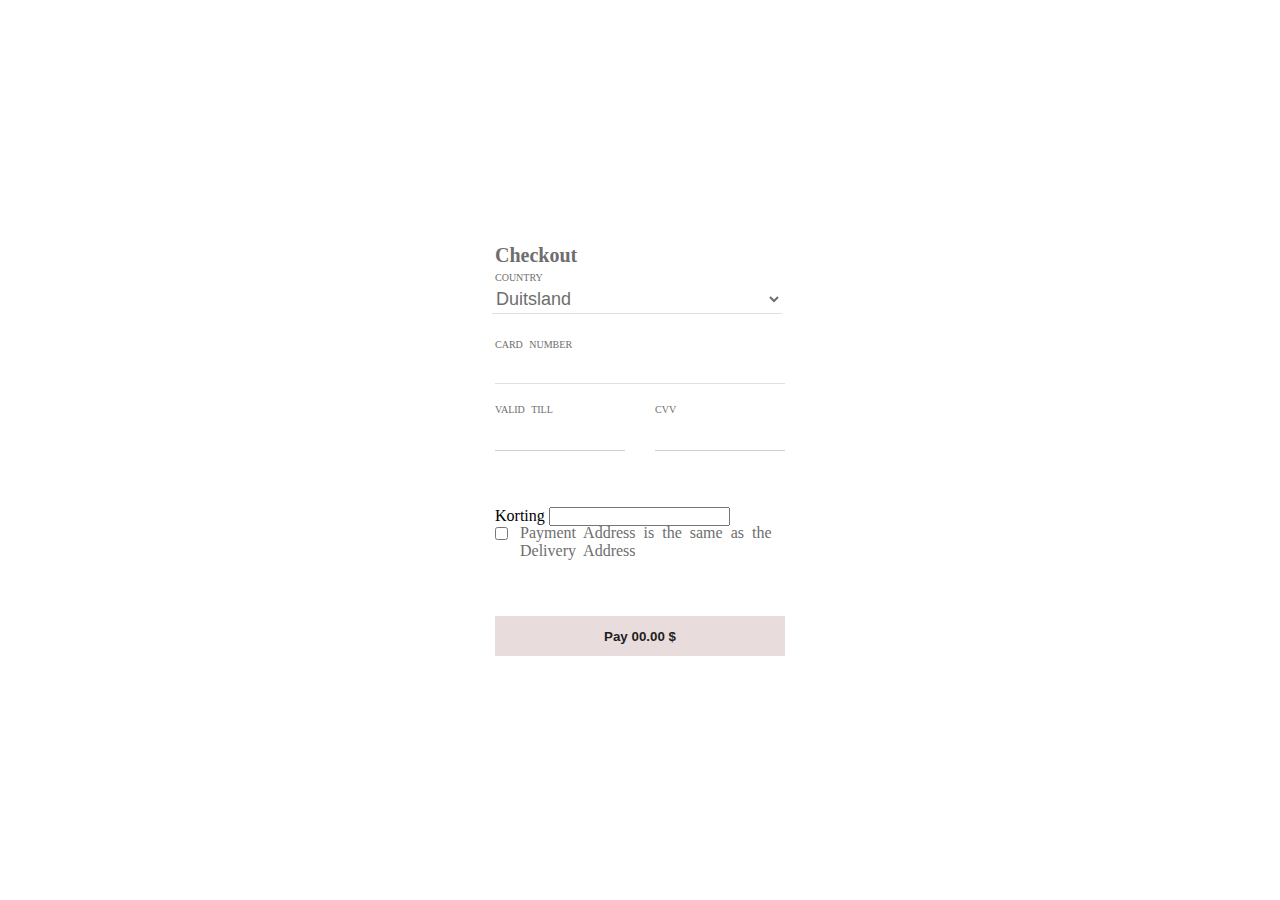
<file: betaalsysteem.html>
<!DOCTYPE html>
<html lang="en" > </html>
<head>
    <meta charset="UTF-8">
    <meta http-equiv="X-UA-Compatible" content="IE=edge">
    <meta name="viewport" content="een betaalsysteem, initial-scale=1.0">
    <link rel="stylesheet" href="betaalsysteem.css">

    <title>betaalsysteem</title>
</head>
<body>
<div class="container">
    <h6>Checkout</h6>

    <form action="/">
        <label for="country">Country
            <select name="country" id="country">
                <option value="Duitsland">Duitsland</option>
                <option value="Engeland">England</option>
                <option value="Nederland">Nederland</option>

            </select>
        </label>
        <label for="cardno">Card Number
            <input type="text" name="cardno" id="cardno" maxlength="19" onkeypress="cardspace()"/>
        </label>
        <div class="float">
            <label for="validtill">Valid till
                <input type="text" name="validtill" id="validtill" maxlength="7" onkeypress="addSlashes()"/>
            </label>
            <label for="cvv">Cvv
                <input type="text" name="cvv" id="cvv" maxlength="3"/>
            </label></div>
        </label>
        <div class="sale">Korting
            <input type="text" name="sale" id="sale" maxlength="19" onkeypress="cardspace()"/>
            </label></div>
        <label for="checkbox">
            <input type="checkbox" name="checkbox" id="checkbox"/>
            <p>Payment Address is the same as the Delivery Address</p></label>
        <button>Pay 00.00 $</button>
    </form>
</div> <script src="betaalsysteem.js"></script>
</body>
</html>
</file>
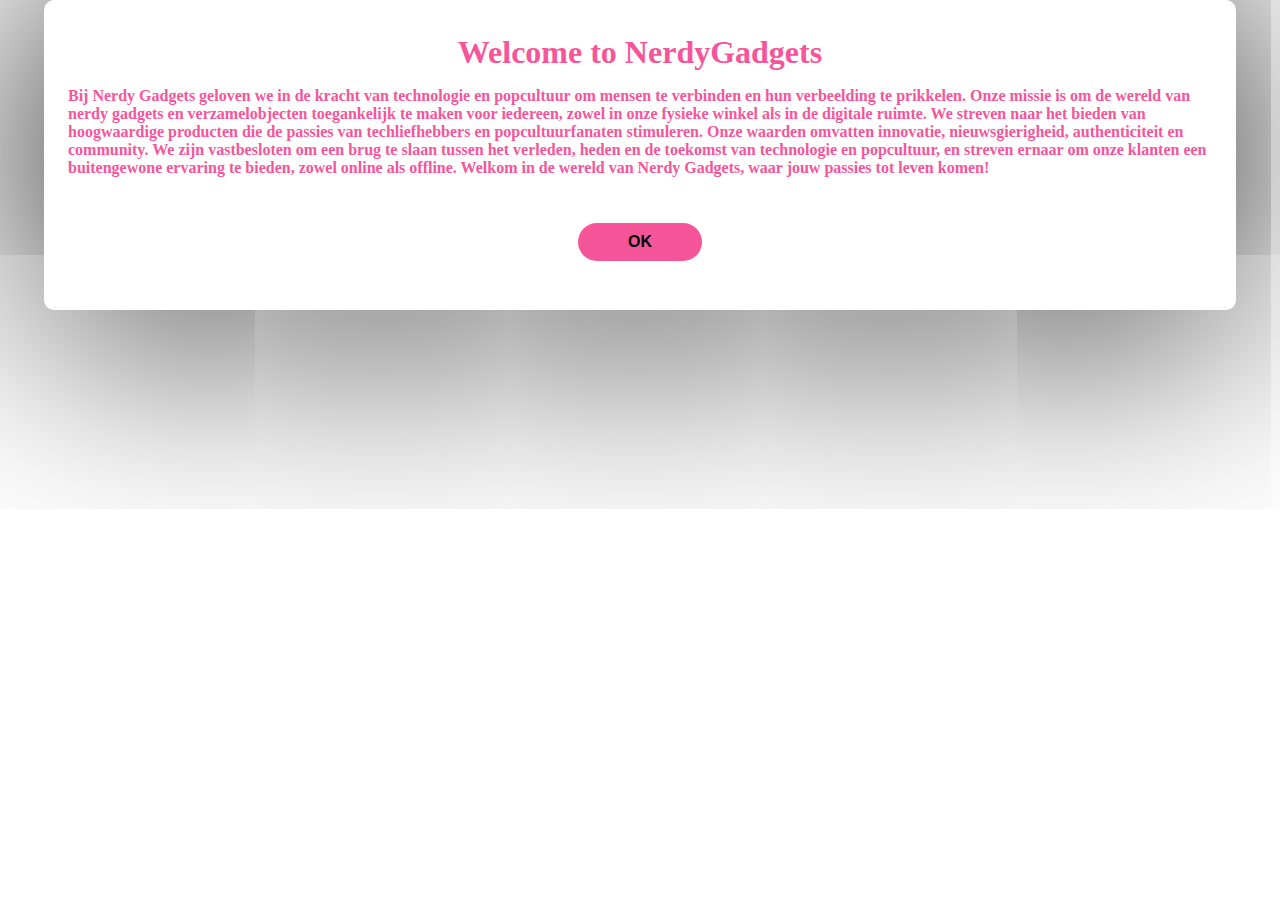
<file: popup.html>
<!DOCTYPE html>
<html lang="en">
<head>
    <meta charset="UTF-8">
    <title>Popup</title>
  <link rel="stylesheet" href="popup.css">
    <script src="popup.js" defer></script>
</head>
<body>
  <div class="pop-up display" id="popUp">
    <h1>Welcome to NerdyGadgets</h1>
    <p>Bij Nerdy Gadgets geloven we in de kracht van technologie en popcultuur om mensen te verbinden en hun verbeelding te prikkelen. Onze missie is om de wereld van nerdy gadgets en verzamelobjecten toegankelijk te maken voor iedereen, zowel in onze fysieke winkel als in de digitale ruimte. We streven naar het bieden van hoogwaardige producten die de passies van techliefhebbers en popcultuurfanaten stimuleren. Onze waarden omvatten innovatie, nieuwsgierigheid, authenticiteit en community. We zijn vastbesloten om een brug te slaan tussen het verleden, heden en de toekomst van technologie en popcultuur, en streven ernaar om onze klanten een buitengewone ervaring te bieden, zowel online als offline. Welkom in de wereld van Nerdy Gadgets, waar jouw passies tot leven komen!</p>
    <button class="pop-weg" onclick="displayPopup()">OK</button>
  </div>
</body>
</html>
</file>
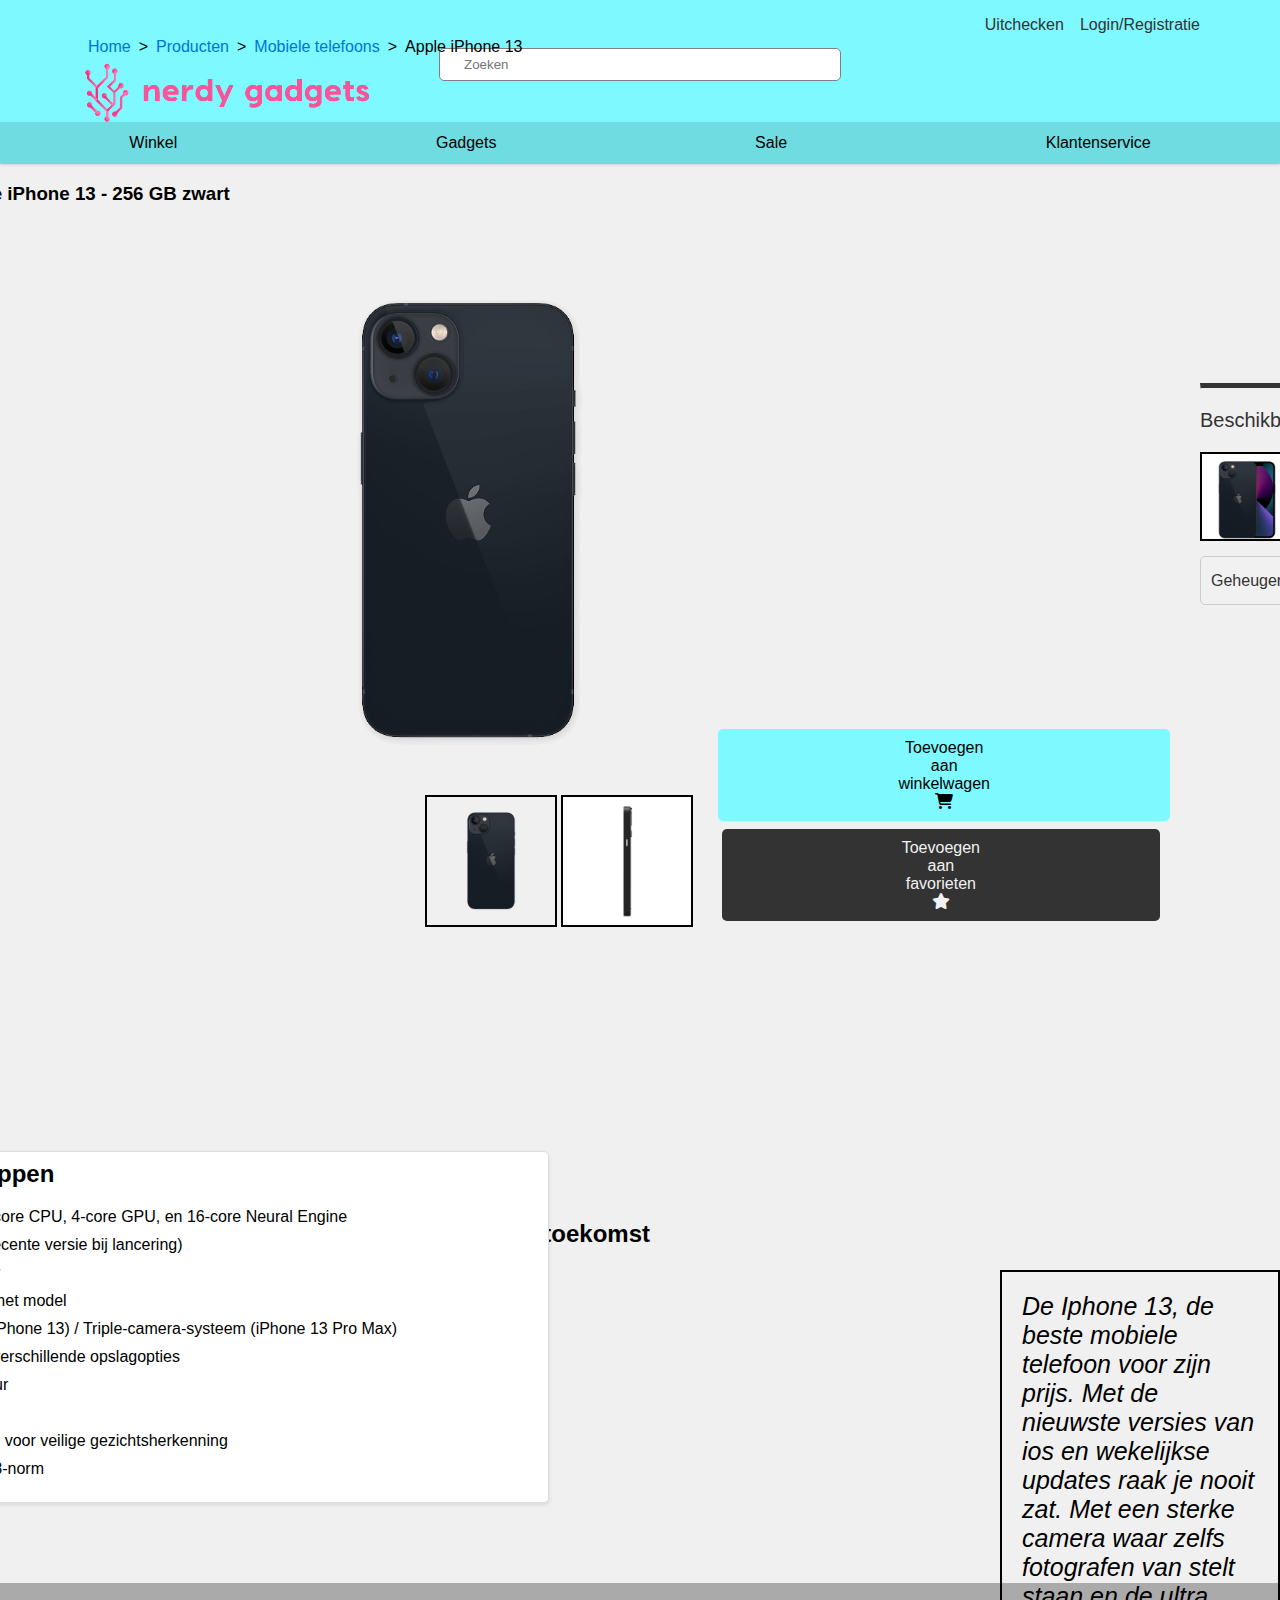
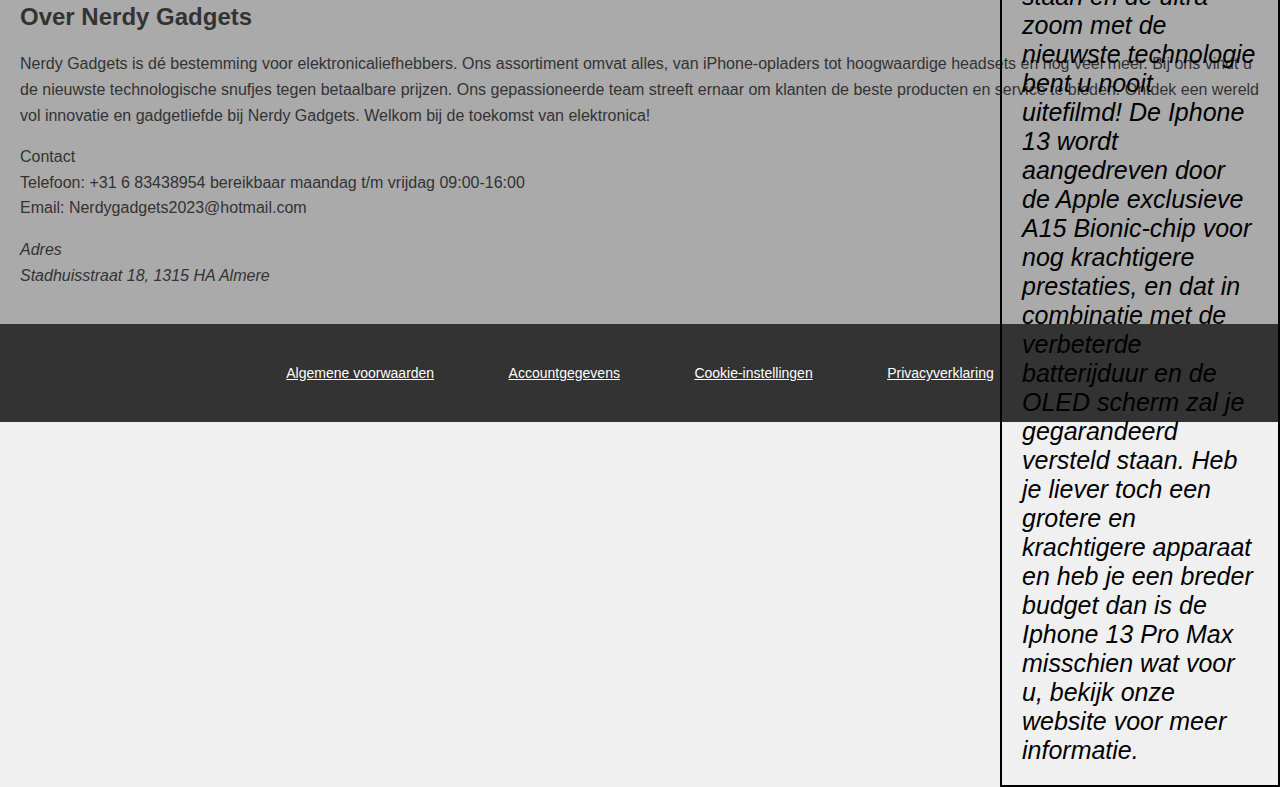
<file: productpag.html>
<!DOCTYPE html>
<html lang="en">
<head>
    <meta charset="UTF-8">
    <title>KBS - iPhone 13</title>
    <link rel="stylesheet" href="https://unicons.iconscout.com/release/v4.0.8/css/line.css">
    <link rel="stylesheet" href="./css/productpag.css" />
    <link rel="stylesheet" href="https://cdnjs.cloudflare.com/ajax/libs/font-awesome/6.2.1/css/all.min.css">
    <script src="js/imageenlarger.js"></script>

</head>
<body>
<header class="top-header">
    <div class="Upper-Section">
        <div class="headerContainer">
            <div class="loginButtons">
                <a href="./uitchecken">Uitchecken</a>
                <a href="./login">Login/Registratie</a>
            </div>
            <div class="breadcrumbs">
                <a href="/">Home</a> &gt;
                <a href="/producten">Producten</a> &gt;
                <a href="/telefoons">Mobiele telefoons</a> &gt;
                <span class="current-page">Apple iPhone 13</span>
            </div>
        </div>
    </div>
    <div class="Lower-Section">
        <a href="jouw-startpagina.html">
            <img class="homepage-Logo" src="img/Logo-NerdyGadgets.png" alt="Logo">
        </a>
        <div class="searchbarContainer">
            <span class="searchbar">
                <i class="uil uil-search"></i>
                <input id="searchbar" type="text" placeholder="Zoeken">
            </span>
        </div>
    </div>
</header>

<header class="product-info-header">
    <nav class="nav-section1">
        <a href="./winkel">Winkel</a>
        <a href="./gadgets">Gadgets</a>
        <a href="./sale">Sale</a>
        <a href="./klantenservice">Klantenservice</a>
    </nav>
    <div class="product-title">
        <h3>Apple iPhone 13 - 256 GB zwart</h3>
    </div>
    <div class="product-images">
        <img src="foto's/iiPhone-13-Zwart-Middernacht-Achterkant-mobisite.png" alt="iPhone 13" id="vergrotefoto">
    </div>
    <div class="right-product">
        <div class="product-price">
            €606,-
        </div>
        <div class="lijn">
        <hr width="100%">
        </div>
        <p>Beschikbare kleuren</p>
        <div class="product-images-colour">
            <img src="foto's/refurb-iphone-13-midnight-2023.jpeg" alt="Zwart" id="midnight1">
            <img src="foto's/refurb-iphone-13-pro-green-2023.jpeg" alt="iPhone 13 Groen" id="groen1">
            <img src="foto's/refurb-iphone-13-starlight-2023.jpeg" alt="starlight" id="starlight1">
            <img src="foto's/refurb-iphone-13-blue-2023.jpeg" alt="blauw" id="blauw1">
        </div>
        <div class="memory-selection">
            <label for="memory">Geheugen:</label>
            <select id="memory" name="memory">
                <option value="128">128&nbsp;GB</option>
                <option value="256">256&nbsp;GB</option>
            </select>
        </div>
        <button class="winkel-wagen-button">Toevoegen aan winkelwagen <i class="fas fa-shopping-cart"></i></button>
        <button class="favorieten-button">Toevoegen aan favorieten <i class="fas fa-star"></i></button>
    </div>
    <div class="product-images-small">
        <img src="foto's/iiPhone-13-Zwart-Middernacht-Achterkant-mobisite.png" alt="Achterkant">
        <img src="foto's/63743pg_iphone13promax_slimshell_clearblack_02_2_1.jpg" alt="Zijkant">
    </div>

    <h2 class="product-naam">De Iphone, de toekomst</h2>
    <div class="product-discription">
        De Iphone 13, de beste mobiele telefoon voor zijn prijs. Met de nieuwste versies van ios en wekelijkse updates raak je nooit zat.
        Met een sterke camera waar zelfs fotografen van stelt staan en de ultra zoom met de nieuwste technologie bent u nooit uitefilmd!
        De Iphone 13 wordt aangedreven door de Apple exclusieve A15 Bionic-chip voor nog krachtigere prestaties, en dat in combinatie
        met de verbeterde batterijduur en de OLED scherm zal je gegarandeerd versteld staan.
        Heb je liever toch een grotere en krachtigere apparaat en heb je een breder budget dan is de Iphone 13 Pro Max misschien wat voor u,
        bekijk onze website voor meer informatie.
    </div>
</header>

<div class="tech-specs">
    <h2>Technische Eigenschappen</h2>
    <ul>
        <li><span class="property">Processor:</span> A15 Bionic-chip met 6-core CPU, 4-core GPU, en 16-core Neural Engine</li>
        <li><span class="property">Besturingssysteem:</span> iOS (meest recente versie bij lancering)</li>
        <li><span class="property">Scherm:</span> Super Retina XDR-display</li>
        <li><span class="property">Resolutie:</span> Varieert afhankelijk van het model</li>
        <li><span class="property">Camera's:</span> Dual-camera-systeem (iPhone 13) / Triple-camera-systeem (iPhone 13 Pro Max)</li>
        <li><span class="property">Opslagcapaciteit:</span> Beschikbaar in verschillende opslagopties</li>
        <li><span class="property">Batterijduur:</span> Verbeterde batterijduur</li>
        <li><span class="property">Connectiviteit:</span> 5G-ondersteuning</li>
        <li><span class="property">Biometrische beveiliging:</span> Face ID voor veilige gezichtsherkenning</li>
        <li><span class="property">Water- en stofbestendigheid:</span> IP68-norm</li>
    </ul>
</div>

<header class="about-us">
    <h2>Over Nerdy Gadgets</h2>
    <p>Nerdy Gadgets is dé bestemming voor elektronicaliefhebbers. Ons assortiment omvat alles, van iPhone-opladers tot hoogwaardige headsets en nog veel meer. Bij ons vindt u de nieuwste technologische snufjes tegen betaalbare prijzen. Ons gepassioneerde team streeft ernaar om klanten de beste producten en service te bieden. Ontdek een wereld vol innovatie en gadgetliefde bij Nerdy Gadgets. Welkom bij de toekomst van elektronica!</p>
    <p>Contact<br>Telefoon: +31 6 83438954 bereikbaar maandag t/m vrijdag 09:00-16:00<br>Email: Nerdygadgets2023@hotmail.com</p>
    <p>Adres<br>Stadhuisstraat 18, 1315 HA Almere</p>
</header>

<footer class="footer-bar">
    <ul>
        <li><a href="#">Algemene voorwaarden</a></li>
        <li><a href="#">Accountgegevens</a></li>
        <li><a href="#">Cookie-instellingen</a></li>
        <li><a href="#">Privacyverklaring</a></li>
    </ul>
</footer>

</body>
</html>
</file>
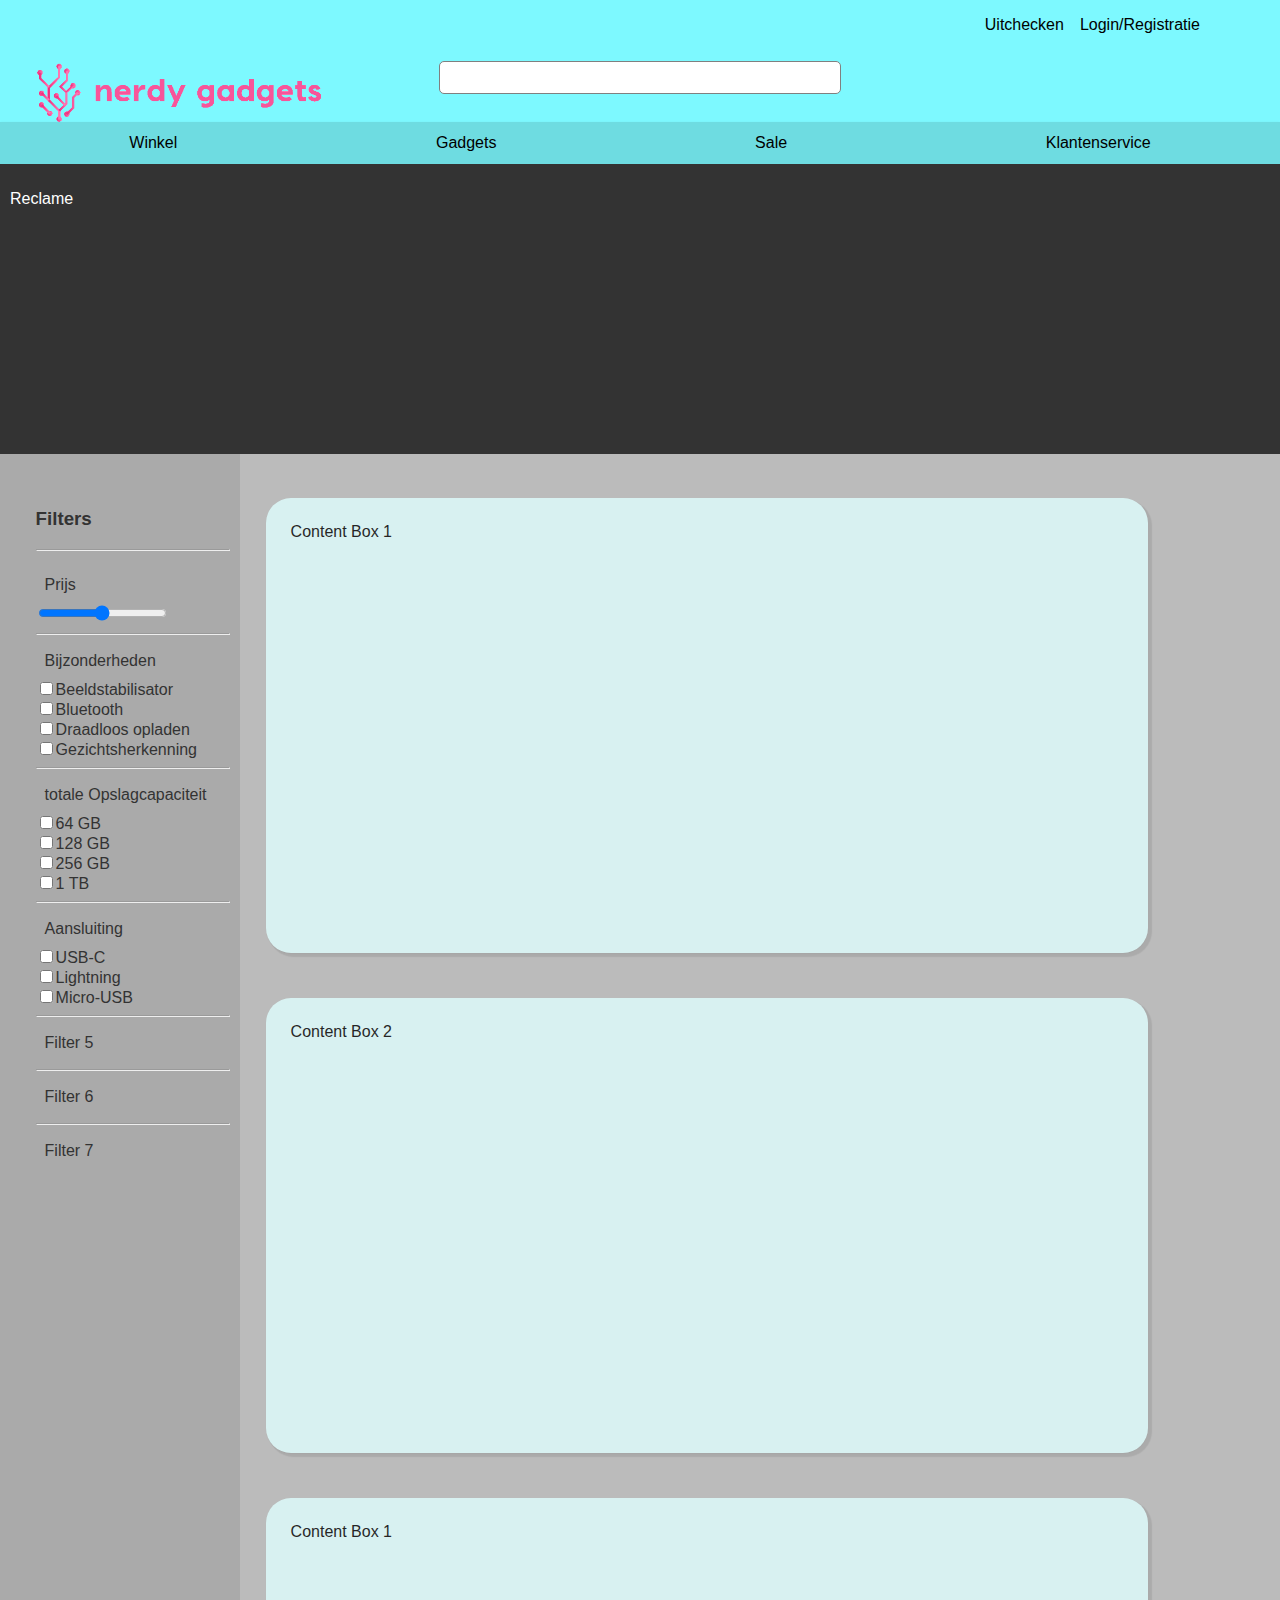
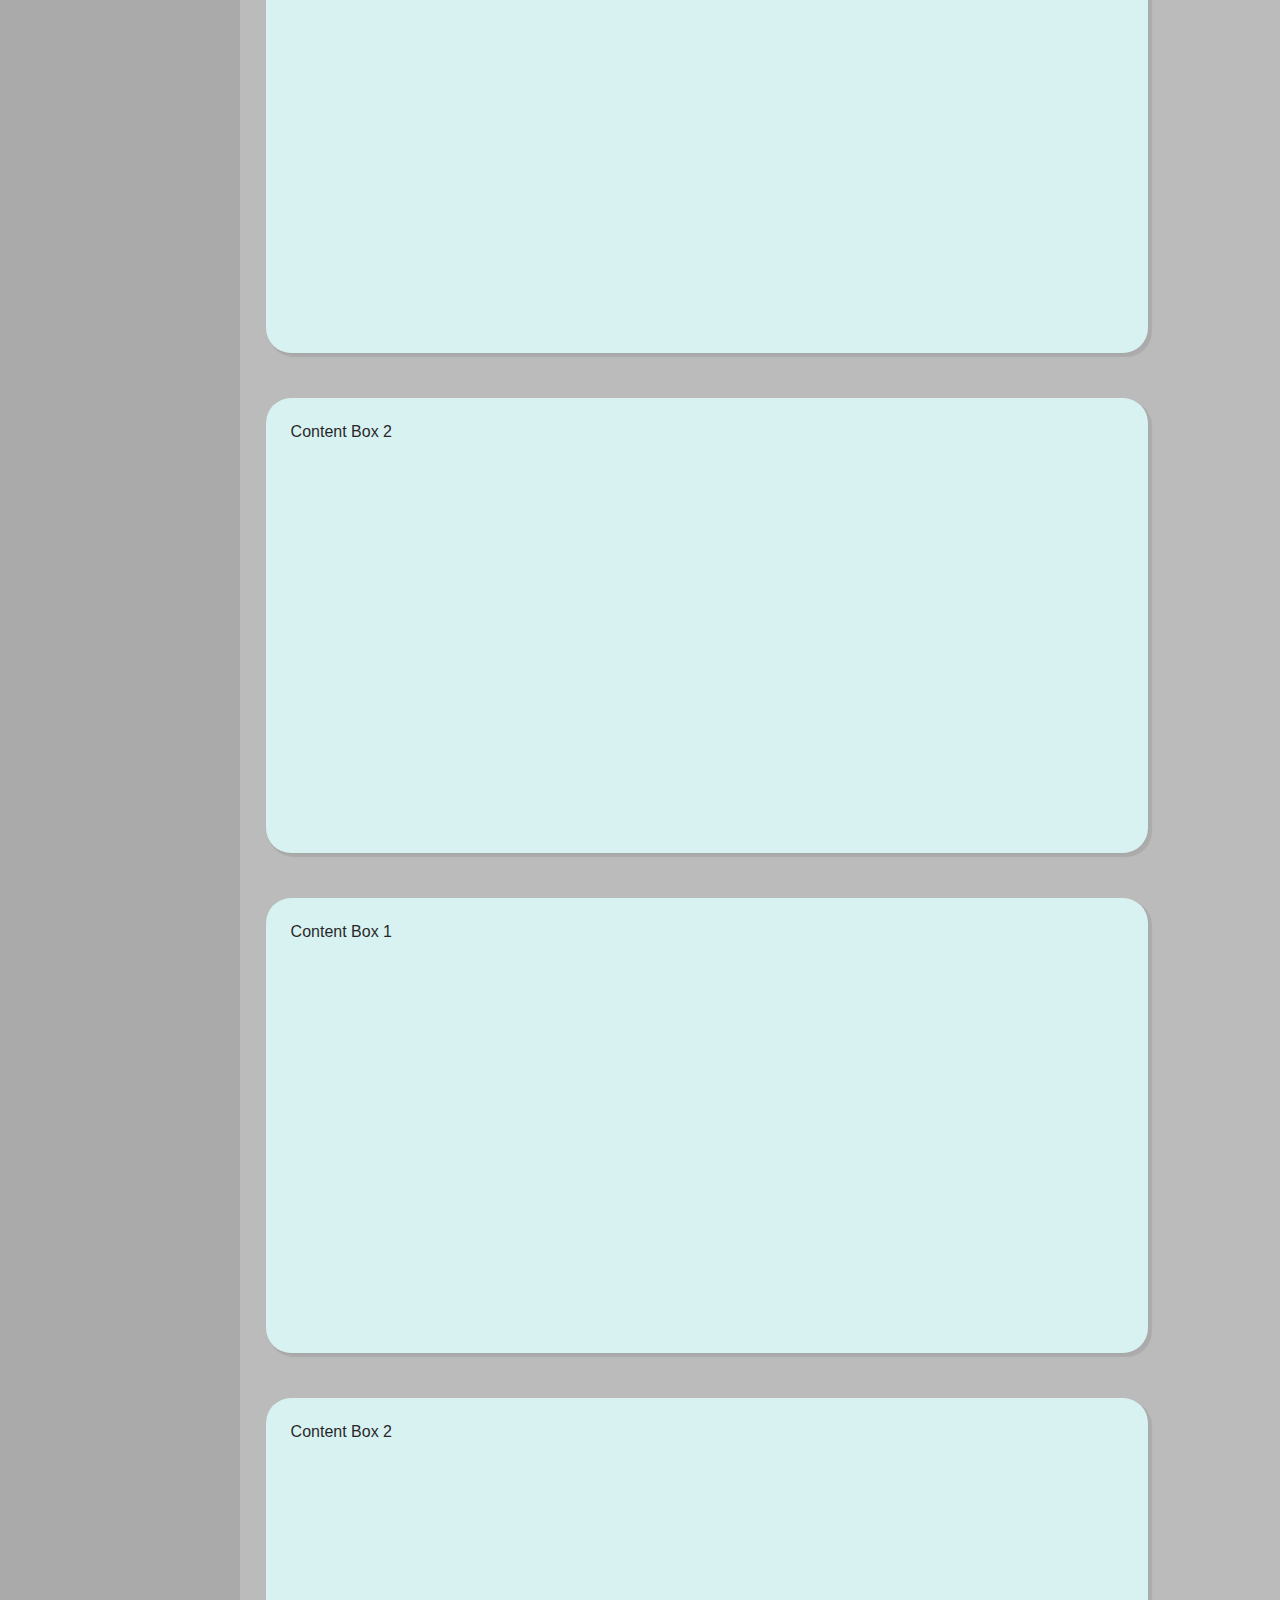
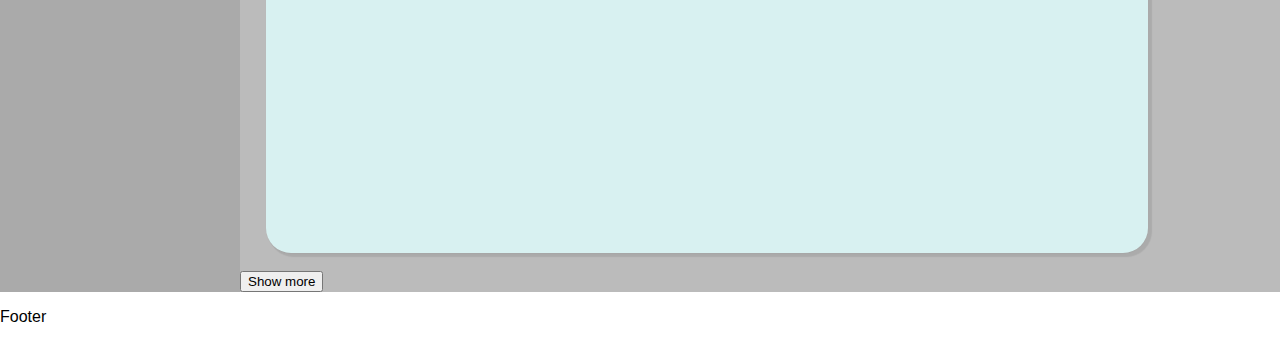
<file: search.html>
<!DOCTYPE html>
<html lang="en">
<head>
    <meta charset="UTF-8">
    <title>KBS</title>
    <link rel="stylesheet" href="css/search.css" />
</head>
<body>
<header>
    <div class="Upper-Section">
        <div class="headerContainer">
            <div class="loginButtons">
                <a href="./uitchecken" >Uitchecken</a>
                <a href="./login" >Login/Registratie</a>
            </div>
        </div>
    </div>
    <div class="Lower-Section">
        <div>
            <img class="homepage-Logo" src="img/Logo-NerdyGadgets.png" alt="Logo">
        </div>
        <div class="searchbarContainer">
                <span class="searchbar">
                    <i class="uil uil-search"></i>
                    <label for="searchbar"></label><input id="searchbar">
                </span>
        </div>
    </div>

</header>

<nav>
    <a href="./winkel">Winkel</a>
    <a href="./gadgets">Gadgets</a>
    <a href="./sale">Sale</a>
    <a href="./klantenservice">Klantenservice</a>
</nav>

<div class="banner">
    <p>Reclame</p>
</div>

<div class="row">
    <div class="column side-left">
        <div class="filter-section">
            <h3>Filters</h3>


            <hr>
            <ul class="filter-options">
                <li>
                    <a href="#">Prijs</a>
                    <div class="slidecontainer">
                        <label>
                            <input type="range" min="1" max="100" value="50" class="slider" id="myRange">
                        </label>
                    </div>

                </li>
                <hr>
                <li>
                    <div class="Bijzonderheden">
                        <a href="#">Bijzonderheden</a>
                        <label>
                            <input type="checkbox" value="Beeldstablisator">Beeldstabilisator<br>
                            <input type="checkbox" value="Bluetooth">Bluetooth<br>
                            <input type="checkbox" value="Draadloos-opladen">Draadloos opladen<br>
                            <input type="checkbox" value="Gezichtsherkenning">Gezichtsherkenning<br>
                        </label>
                    </div>
                </li>
                <hr>
                <li>
                    <div class="Totale-opslag">
                        <a href="#">totale Opslagcapaciteit</a>
                        <label>
                            <input type="checkbox" value="64GB">64 GB<br>
                        </label>
                        <label>
                            <input type="checkbox" value="128GB">128 GB<br>
                        </label>
                        <label>
                            <input type="checkbox" value="156GB">256 GB<br>
                        </label>
                        <label>
                            <input type="checkbox" value="1TB">1 TB<br>
                        </label>
                    </div>
                </li>
                <hr>
                <li>
                    <div class="Aansluiting">
                        <a href="#">Aansluiting</a>
                        <label>
                            <input type="checkbox" value="64GB">USB-C<br>
                        </label>
                        <label>
                            <input type="checkbox" value="128GB">Lightning<br>
                        </label>
                        <label>
                            <input type="checkbox" value="156GB">Micro-USB<br>
                        </label>
                    </div>
                </li>
                <hr>
                <li><a href="#">Filter 5</a></li>
                <hr>
                <li><a href="#">Filter 6</a></li>
                <hr>
                <li><a href="#">Filter 7</a></li>
                <hr>
                <li><a href="#">Filter 8</a></li>
            </ul>
        </div>
    </div>

    <div class="column middle">
        <div class="content-wrapper">
            <div class="content-box">Content Box 1</div>
            <div class="content-box">Content Box 2</div>
            <div class="content-box">Content Box 1</div>
            <div class="content-box">Content Box 2</div>
            <div class="content-box">Content Box 1</div>
            <div class="content-box">Content Box 2</div>
        </div>

        <div class="show-more-section">
            <button class="show-more-button">Show more</button>
        </div>
    </div>

    <div class="column side-right">
        <div class="feedback">

        </div>
    </div>


</div>



<div class="footer">
    <p>Footer</p>
</div>
</body>
</html>
</file>
<file: betaalsysteem.css>
* {
    margin: 0;
    padding: 0;
    box-sizing: border-box;
}
:root {
    --text-color: rgb(110, 110, 110);
}
body {
    display: flex;
    min-height: 100vh;
    background-color: rgb(255, 255, 255);
    align-items: center;
    justify-content: center;
}
.container {
    width: 350px;
    background: #fff;
    padding: 30px;
    position: relative;
}
h6 {
    font-size: 20px;
    color: var(--text-color);
}
span {
    position: absolute;
    right: 34px;
    top: 28px;
    font-size: 18px;
    color: var(--text-color);
}
h1 {
    padding: 30px 0px;
    font-size: 40px;
    color: var(--text-color);
}
form label {
    color: var(--text-color);
    text-transform: uppercase;
    position: relative;
    font-size: 10px;
    word-spacing: 4px;
}
form select {
    width: 100%;
    outline: none;
    border: none;
    border-bottom: 1px solid rgb(223, 223, 223);
    text-transform: capitalize;
    padding-top: 3px;
    color: var(--text-color);
    padding-bottom: 3px;
    font-size: 18px;
    margin-left: -3px;
    margin-bottom: 20px;
    background-color: transparent;
}
form #cardno {
    width: 100%;
    outline: none;
    border: none;
    border-bottom: 1px solid rgb(223, 223, 223);
    padding-top: 5px;
    margin-bottom: 20px;
    padding-bottom: 5px;
    padding-right: 30px;
    color: var(--text-color);
    font-size: 18px;
    background-color: transparent;
}
.float {
    display: flex;
}
#validtill,
#cvv {
    border: none;
    border-bottom: 1px solid rgb(207, 207, 207);
    outline: none;
    width: 130px;
    padding-top: 14px;
    margin-bottom: 56px;
    color: var(--text-color);
    background-color: transparent;
    font-size: 18px;
}
p {
    margin-left: 25px;
    margin-bottom: 56px;
    margin-top: -20px;
    font-size: 16px;
    text-transform: none;
}
button {
    border: none;
    outline: none;
    background: rgb(233, 220, 220);
    color: rgb(31, 30, 30);
    width: 100%;
    height: 40px;
    padding: 10px;
    text-align: center;
    font-weight: bold;
}
</file>
<file: popup.css>
body {
    height: 100%;
    width: 100%;
    margin: 0;
}

.pop-up {
    position: absolute;
    top: 0;
    left: 50%; /* Position the left edge at the center of the viewport */
    transform: translateX(-50%); /* Center the box horizontally */
    width: 90%;
    height: 30%;
    display: flex;
    flex-direction: column;
    align-items: center;
    justify-content: center;
    visibility: hidden;
    transition: all 0.05s;
    overflow: hidden;
    background: black;
    border-radius: 10px;
    box-shadow: 0 0 1000px rgba(0, 0, 0, 100);
    z-index: 999;
}

.pop-up h1 {
    color: #F7559A;
    margin-top: 15px;
    margin-bottom: 0px;

}

.pop-up p {
    color: #F7559A;
    margin-left: 4px;
    margin-right: 4px;
    font-weight: bold;
}

.pop-up button {
    color: black;
    font-size: 16px;
    font-weight: bold;
    margin: 30px 0;
    padding: 10px 50px;
    border-radius: 50px;
    cursor: pointer;
    border: none;
    text-decoration-color: black;
    background-color: #F7559A;
}

.display {
    visibility: visible;
}
#overlay {
    display: none;
    position: fixed;
    top: 0;
    left: 0;
    width: 100%;
    height: 100%;
}

#popUp {
    position: absolute;
    background-color: #fff; /* Background color of the displayed element */
    padding: 20px;
    box-shadow: 0 0 1000px rgba(0, 0, 0, 100);
    z-index: 999;
}
</file>
<file: css/productpag.css>
:root {
    --lightblue: #7DF9FF;
    --blue: #6edce1;
    --black: #333;
    --white: #f1f1f1;
}

html, body {
    margin: 0;
    padding: 0;
    font-family: Arial, serif;
}

.top-header {
    background-color: var(--lightblue);
    padding: 16px;
    height: 10vh;
}

.Lower-Section {
    margin-left: 5vw;
    margin-right: 5vw;
    height: 5vh;
}

.Upper-Section {
    margin-left: 5vw;
    margin-right: 5vw;
    height: 5vh;
}

.headerContainer {
    width: 100%;
}

.homepage-Logo {
    height: 7vh;
}

.loginButtons {
    display: flex;
    justify-content: flex-end;
    align-items: center;
    gap: 16px;
}

.loginButtons a {
    color: var(--black);
    text-decoration: none;
}

.loginButtons a:hover {
    text-decoration: underline;
}

.nav-section1 {
    margin-top: 0;
    background-color: var(--blue);
    width: 100%;
    padding: 4px 0;
    display: flex;
    justify-content: space-around;
    box-shadow: 0 1px 3px 0 rgb(0 0 0 / 0.1), 0 1px 2px -1px rgb(0 0 0 / 0.1);
}

.nav-section1 a {
    text-decoration: none;
    border-radius: 5px;
    color: black;
    padding: 8px;
    transition-duration: 0.2s;
}

.nav-section1 a:hover {
    background-color: rgba(255, 255, 255, 0.3);
}

.searchbar {
    background-color: white;
    border: 1px solid grey;
    height: max-content;
    width: 400px;
    display: flex;
    align-items: center;
    border-radius: 5px;
    margin: -80px auto 0 auto;
}

.searchbar i {
    padding: 8px;
}

.searchbar input {
    background-color: transparent;
    border: none;
    padding: 8px;
    width: 100%;
}

.product-title {
    display: flex;
    flex-direction: column;
    align-items: center;
    text-align: center;
    margin-left: -1100px;
}

.product-images {
    margin-top: 10px;
}

.product-images img {
    width: 45%;
    height: auto;
    display: block;
    position: relative;
    left: 180px;
}

.product-images-colour img {
    width: 7%;
    height: 100%;
    position: relative;
    border: 2px solid #000;
}

.product-images-small img{
    width: 10%;
    border: 2px solid #000000;
    position: relative;
    bottom: 300px;
    left: 425px;
}

.breadcrumbs {
    display: flex;
    align-items: center;
    justify-content: flex-start;
}

.breadcrumbs a {
    text-decoration: none;
    color: #0074d9;
    padding: 4px 8px;
}

.breadcrumbs a:hover {
    text-decoration: underline;
}

.current-page {
    padding: 4px 8px;
}

.memory-selection {
    display: inline-block;
    align-items: center;
    font-size: 16px;
    margin: 10px 0;
    background-color: #f1f1f1;
    border: 1px solid #ccc;
    border-radius: 5px;
    padding: 10px;
    position: relative;
    cursor: pointer;
}

.memory-selection label {
    margin-right: 375px;
}

.memory-selection select {
    padding: 5px;
    border: 2px;
    background: transparent;
    font-size: 16px;
    appearance: none;
    cursor: pointer;
    padding-right: 25px;
}

.memory-selection::after {
    content: '\25BC';
    position: absolute;
    top: 50%;
    right: 10px;
    transform: translateY(-50%);
}

.right-product {
    position: relative;
    bottom: 480px;
    left: 1200px;
    font-size: 20px;
    color: #333333;
}

.product-price {
    font-size: 46px;
    font-weight: bold;
    font-style: italic;
    position: relative;
    bottom: 10px;
    right: -420px;
}

.right-product hr {
    border-top: 5px solid #333333;
    margin: 0 0;
    width: 100%;
}

.winkel-wagen-button {
    background-color: #7DF9FF;
    color: black;
    padding: 10px 180px;
    font-size: 16px;
    border: none;
    border-radius: 5px;
    cursor: pointer;
    position: absolute;
    top: 400px;
    right: 1310px;
}

.favorieten-button {
    color: #f1f1f1;
    background-color: #333333;
    padding: 10px 180px;
    font-size: 16px;
    border: none;
    border-radius: 5px;
    cursor: pointer;
    position: absolute;
    top: 500px;
    right: 1320px;
}

.product-discription {
    font-size: 25px;
    font-style: italic;
    margin-left: 1000px;
    max-width: 800px; /
color: black;
    border: 2px solid black;
    padding: 20px;
    position: absolute;
    top: 1270px;
}


.product-naam {
    position: absolute;
    top: 1220px;
    right: 630px;
}


body {
    font-family: Arial, sans-serif;
    margin: 0;
    padding: 0;
    background-color: #f0f0f0;
}

.tech-specs {
    max-width: 800px;
    margin: 0 auto;
    background-color: #fff;
    padding: 8px;
    border: 1px solid #ddd;
    border-radius: 5px;
    box-shadow: 0 2px 4px rgba(0, 0, 0, 0.1);
    position: relative;
    left: -500px;
    top: -80px;
}

h2 {
    font-size: 24px;
    margin: 0 0 20px;
    padding: 0;
}

ul {
    list-style: none;
    padding: 0;
}

li {
    font-size: 16px;
    margin-bottom: 10px;
}

.property {
    font-weight: bold;
    margin-right: 5px;
}
.footer-bar {
    background-color: #333;
    padding: 10px 0;
    text-align: center;
}

.footer-bar ul {
    list-style: none;
    padding: 30px;
    margin: 0;
}

.footer-bar li {
    display: inline;
    margin: 0 35px;
}

.footer-bar a {
    text-decoration: underline;
    color: #fff;
    font-size: 14px;
}

.footer-bar a:hover {
    text-decoration: underline;
}


.about-us {
    background-color: #aaaaaa; /* Achtergrondkleur van de header */
    padding: 20px; /* Binnenste opvulling voor de header */
    text-align: left; /* Centreer de tekst horizontaal */
    color: #333; /* Tekstkleur */
}


.about-us p {
    font-size: 16px;
    line-height: 1.6;
}

.about-us p:last-child {
    margin-top: 10px;
    font-style: italic;
    display: block;
}

.lijn {
    max-width: 600px;
}
</file>
<file: css/search.css>
:root{
    --lightblue: #7DF9FF;
    --blue: #6edce1;
    --black: #333;
    --lightgrey: #bbb;
    --darkgrey: #aaa;
    --white: #f1f1f1;
}
html, body {
    margin: 0;
    padding: 0;
    border: 0;
    font-family: Arial, serif;
}
header {
    background-color: var(--lightblue);
    padding: 16px;
    height: 10vh;
}
.Upper-Section {
    margin-left: 5vw;
    margin-right: 5vw;
    height: 5vh;
}
.Lower-Section {
    margin-left: 5vw;
    margin-right: 5vw;
    height: 5vh;
}
.headerContainer {
    width: 100%;
}
.homepage-Logo {
    height: auto;
    position: absolute;
    left: 2rem;

}
.loginButtons {
    display: flex;
    align-items:center;
    margin-left: auto;
    width: max-content;
    gap: 16px;
}
.loginButtons a {
    color: black;
    text-decoration: none;
}
.loginButtons a:hover {
    text-decoration: underline;
}
nav {
    margin-top: 0;
    background-color: var(--blue);
    width: 100%;
    padding: 4px 0;
    display: flex;
    justify-content: space-around;
    box-shadow: 0 1px 3px 0 rgb(0 0 0 / 0.1), 0 1px 2px -1px rgb(0 0 0 / 0.1);
}
nav a {
    text-decoration: none;
    border-radius: 5px;
    color: black;
    padding: 8px;
    transition-duration: 0.2s;
}
nav a:hover {
    background-color: rgba(255, 255, 255, 0.3);
}
.searchbar {
    background-color: white;
    border: 1px solid grey;
    height: max-content;
    width: 400px;
    display: flex;
    align-items: center;
    border-radius: 5px;
    margin: 0 auto 0 auto;
}
.searchbar i {
    padding: 8px;
}
.searchbar input {
    background-color: transparent;
    border:none;
    padding: 8px;
    width: 100%;
}

.homepage-Logo {
    height: 7vh;
}

.banner {
    height: 30vh;
    background-color: var(--black);
    color: white;
    padding: 10px;
}
.row {
    display: grid;
    grid-template-columns: 3fr 13fr ;
}

.column.side-left {

    background-color:var(--darkgrey);
    overflow: hidden;
}

.filter-section {
    margin-left: 2vw;
    margin-top: 2vw;
    background-color: var(--darkgrey);
    padding: 10px;
    color: var(--black);
    height: 73vh;
    overflow-y: auto;
}
.filter-options {
    list-style: none;
    padding: 0;
}

.filter-options li {
    margin: 8px 0;
}

.filter-options a {
    text-decoration: none;
    color: var(--black);
    display: block;
    padding: 1vh;
}

.filter-options a:hover {
    background-color: var(--lightgrey);
    border-radius: 5px;
}

/* Style the scrollbar */
.filter-section::-webkit-scrollbar {
    width: 8px;
}

.filter-section::-webkit-scrollbar-thumb {
    background-color: var(--lightblue);
    border-radius: 4px;
}

.filter-section::-webkit-scrollbar-track {
    background-color: var(--darkgrey);
}


.column.middle {
    background-color: var(--lightgrey);
    overflow: hidden;
}
.content-wrapper {
    margin-left: 2vw;
    margin-top: 2vw;
    margin-bottom: 2vh;
    display: grid;
    grid-template-columns: repeat(auto-fit, minmax(60vw, 1fr));
    grid-gap: 3vh;
}
.product-raster a {
    text-decoration: none;
}


.content-box {
    margin-top: 2vh;
    width: 65vw;
    height: 45vh;
    background-color: lightcyan;
    border-radius: 25px;
    padding: 25px;
    opacity: 0.8;
    box-shadow: 3px 3px 1px 1px rgb(0 0 0 / 0.1), 0 1px 2px -1px rgb(0 0 0 / 0.1);
    transition: opacity 0.3s ease-in-out;
    position: relative;
}

.content-box:hover{
    opacity: 0.6;
}
.content-box h2 {
    color: var(--black);
    font-size: 1.5em;
    margin-bottom: 10px;
}
.content-box p {
    color: var(--black);
    font-size: 1em;
    line-height: 1.4;
}

.content-img {
    height: 220px;
    width: 370px;
    overflow: hidden;
    margin-left: 0px;
    margin-top: 7vh;
    margin-bottom: 15px;
}

.content-img img {
    height: 25vh;
    max-width: 100%;
}
.content-name {
    font-size: 1.2em;
    margin-bottom: 10px;
    color: var(--black);
}

.content-price {
    font-size: 1.2em;
    font-weight: bold;
    position: absolute;
    bottom: 10px;
    right: 5vw;
    margin-bottom: 10px;
}

.column.side-right {

    background-color:var(--lightgrey);
    overflow: hidden;
}

.prijsInput{
    display:flex;
}
.inputPrijs{
    width: 50px;
    padding: 5px;
    border-radius: 5px;
    margin:5px;
}
.submit-button{
    color:black;
    background-color: white;
    border: 1px black;
    border-radius: 5px;
    padding: 5px;
    margin-left: 0px;
}
.zero-results{
    margin-left: 30vw;
    margin-top: 10vh;
}
</file>
